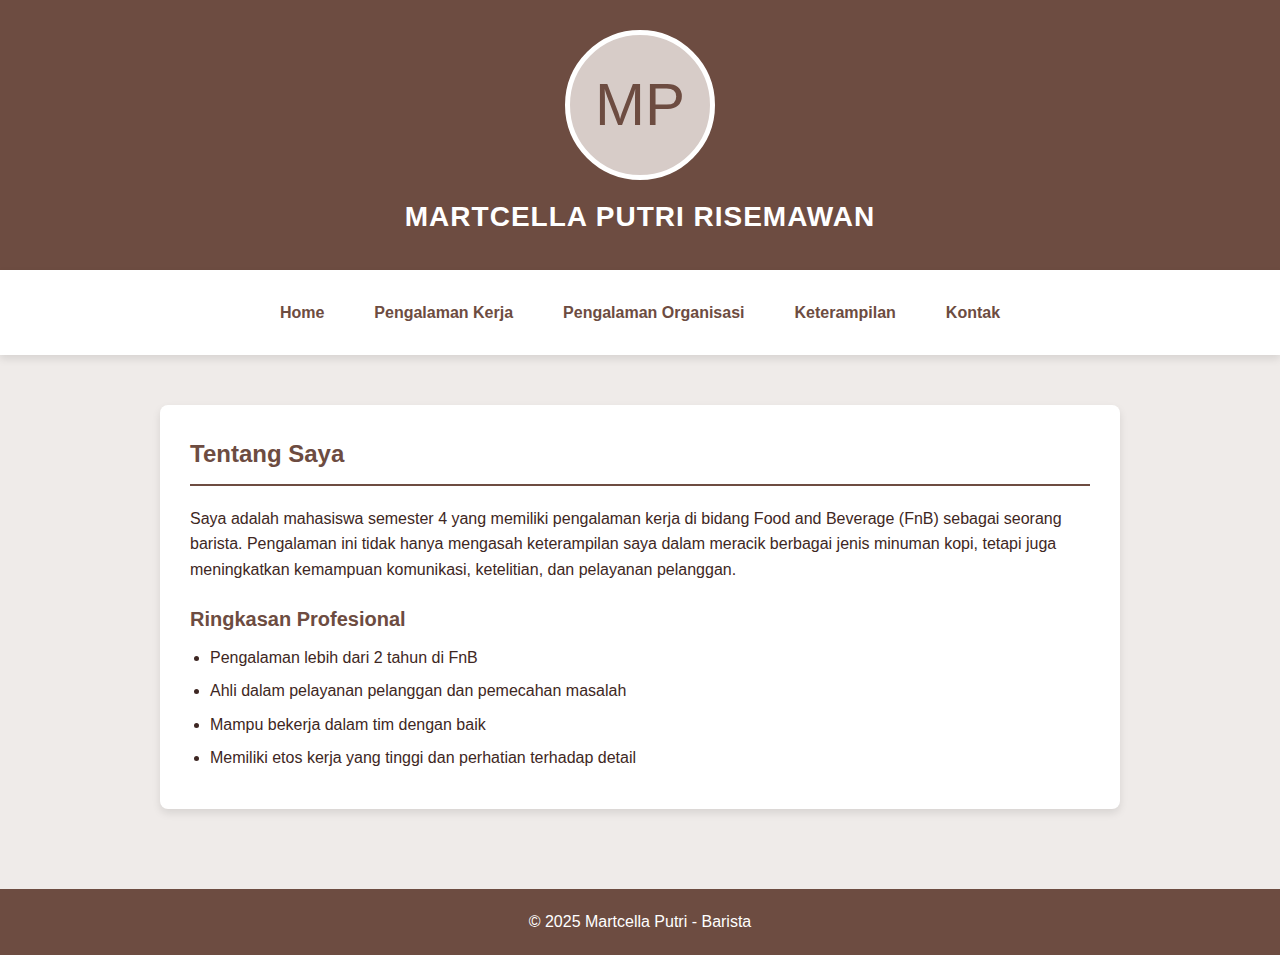
<file: index.html>
<!DOCTYPE html>
<html lang="id">
<head>
    <meta charset="UTF-8">
    <meta name="viewport" content="width=device-width, initial-scale=1.0">
    <title> - Martcella Putri Risemawan</title>
    <link rel="stylesheet" href="style.css">
    <link rel="stylesheet" href="https://cdnjs.cloudflare.com/ajax/libs/font-awesome/6.4.0/css/all.min.css">
</head>
<body>
    <header class="header">
        <div class="profile-img">MP</div>
        <h1 class="name">MARTCELLA PUTRI RISEMAWAN</h1>
    </header>

    <nav class="nav">
        <a href="index.html">Home</a>
        <a href="experience.html">Pengalaman Kerja</a>
        <a href="organization.html">Pengalaman Organisasi</a>
        <a href="skills.html">Keterampilan</a>
        <a href="contact.html">Kontak</a>
    </nav>

    <div class="container">
        <div class="content">
            <h2>Tentang Saya</h2>
            <p>Saya adalah mahasiswa semester 4 yang memiliki pengalaman kerja di bidang Food and Beverage (FnB) sebagai seorang barista. Pengalaman ini tidak hanya mengasah keterampilan saya dalam meracik berbagai jenis minuman kopi, tetapi juga meningkatkan kemampuan komunikasi, ketelitian, dan pelayanan pelanggan. </p>
            
            <h3>Ringkasan Profesional</h3>
            <ul>
                <li>Pengalaman lebih dari 2 tahun di FnB</li>
                <li>Ahli dalam pelayanan pelanggan dan pemecahan masalah</li>
                <li>Mampu bekerja dalam tim dengan baik</li>
                <li>Memiliki etos kerja yang tinggi dan perhatian terhadap detail</li>
            </ul>
        </div>
    </div>

    <footer class="footer">
        &copy; 2025 Martcella Putri - Barista
    </footer>
</body>
</html>
</file>
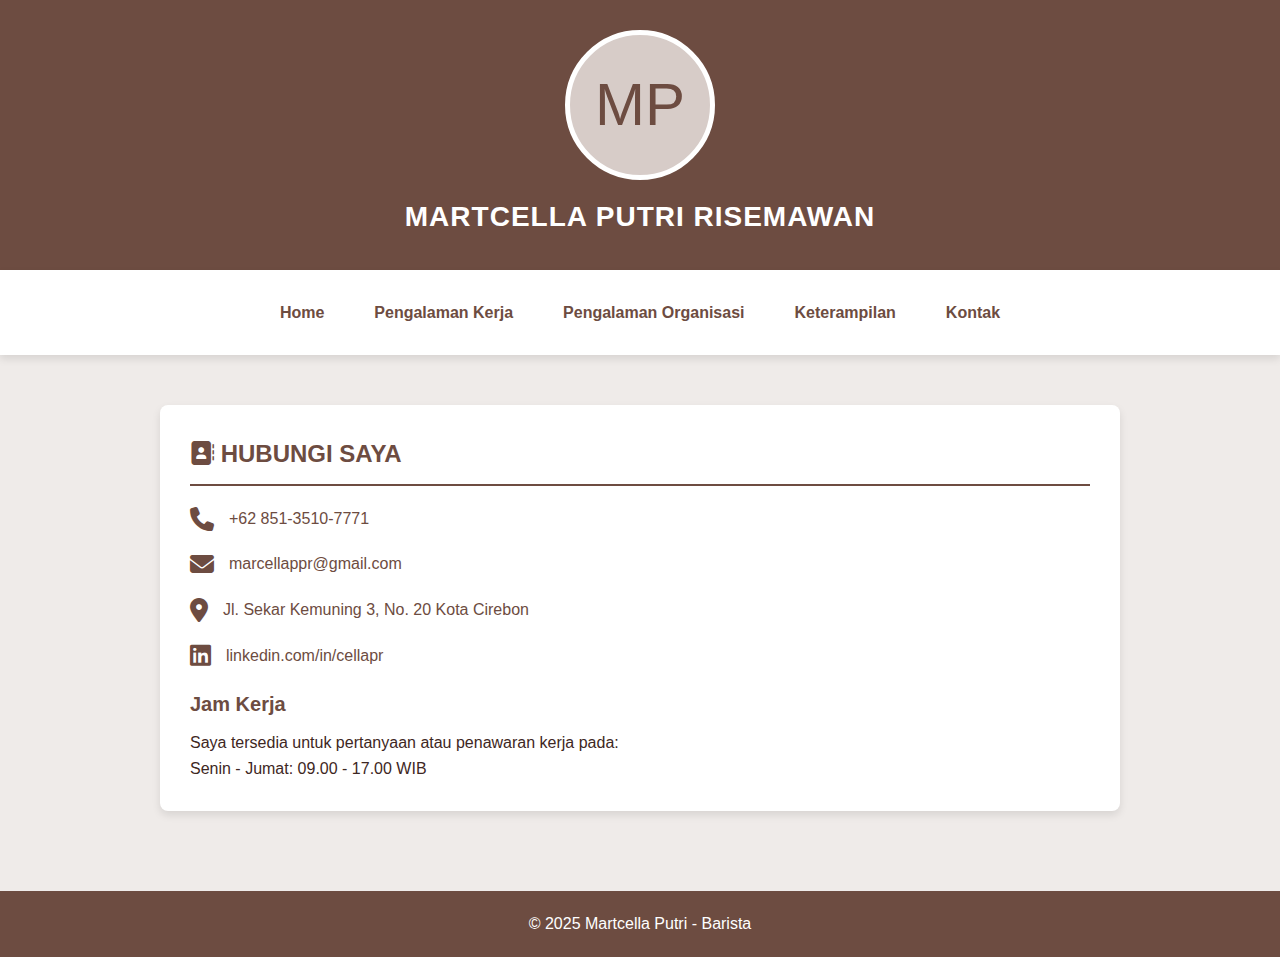
<file: contact.html>
<!DOCTYPE html>
<html lang="id">
<head>
    <meta charset="UTF-8">
    <meta name="viewport" content="width=device-width, initial-scale=1.0">
    <title>Kontak - Martcella Putri Risemawan</title>
    <link rel="stylesheet" href="style.css">
    <link rel="stylesheet" href="https://cdnjs.cloudflare.com/ajax/libs/font-awesome/6.4.0/css/all.min.css">
</head>
<body>
    <header class="header">
        <div class="profile-img">MP</div>
        <h1 class="name">MARTCELLA PUTRI RISEMAWAN</h1>
    </header>

    <nav class="nav">
        <a href="index.html">Home</a>
        <a href="experience.html">Pengalaman Kerja</a>
        <a href="organization.html">Pengalaman Organisasi</a>
        <a href="skills.html">Keterampilan</a>
        <a href="contact.html">Kontak</a>
    </nav>

    <div class="container">
        <div class="content">
            <h2><i class="fas fa-address-book"></i> HUBUNGI SAYA</h2>
            
            <div class="contact-info">
                <div class="contact-item">
                    <i class="fas fa-phone contact-icon"></i>
                    <a href="tel:+6281234567890" class="contact-link">+62 851-3510-7771</a>
                </div>
                
                <div class="contact-item">
                    <i class="fas fa-envelope contact-icon"></i>
                    <a href="mailto:cahaya.dewi@example.com" class="contact-link">marcellappr@gmail.com</a>
                </div>
                
                <div class="contact-item">
                    <i class="fas fa-map-marker-alt contact-icon"></i>
                    <a href="https://maps.google.com/?q=Jl.+Contoh+No.+123,+Jakarta" target="_blank" class="contact-link">
                        Jl. Sekar Kemuning 3, No. 20 Kota Cirebon
                    </a>
                </div>
                
                <div class="contact-item">
                    <i class="fab fa-linkedin contact-icon"></i>
                    <a href="https://linkedin.com/in/cahayadewi" target="_blank" class="contact-link">
                        linkedin.com/in/cellapr
                    </a>
                </div>
            </div>
            
            <h3>Jam Kerja</h3>
            <p>Saya tersedia untuk pertanyaan atau penawaran kerja pada:</p>
            <p>Senin - Jumat: 09.00 - 17.00 WIB</p>
        </div>
    </div>

    <footer class="footer">
        &copy; 2025 Martcella Putri - Barista
    </footer>
</body>
</html>
</file>
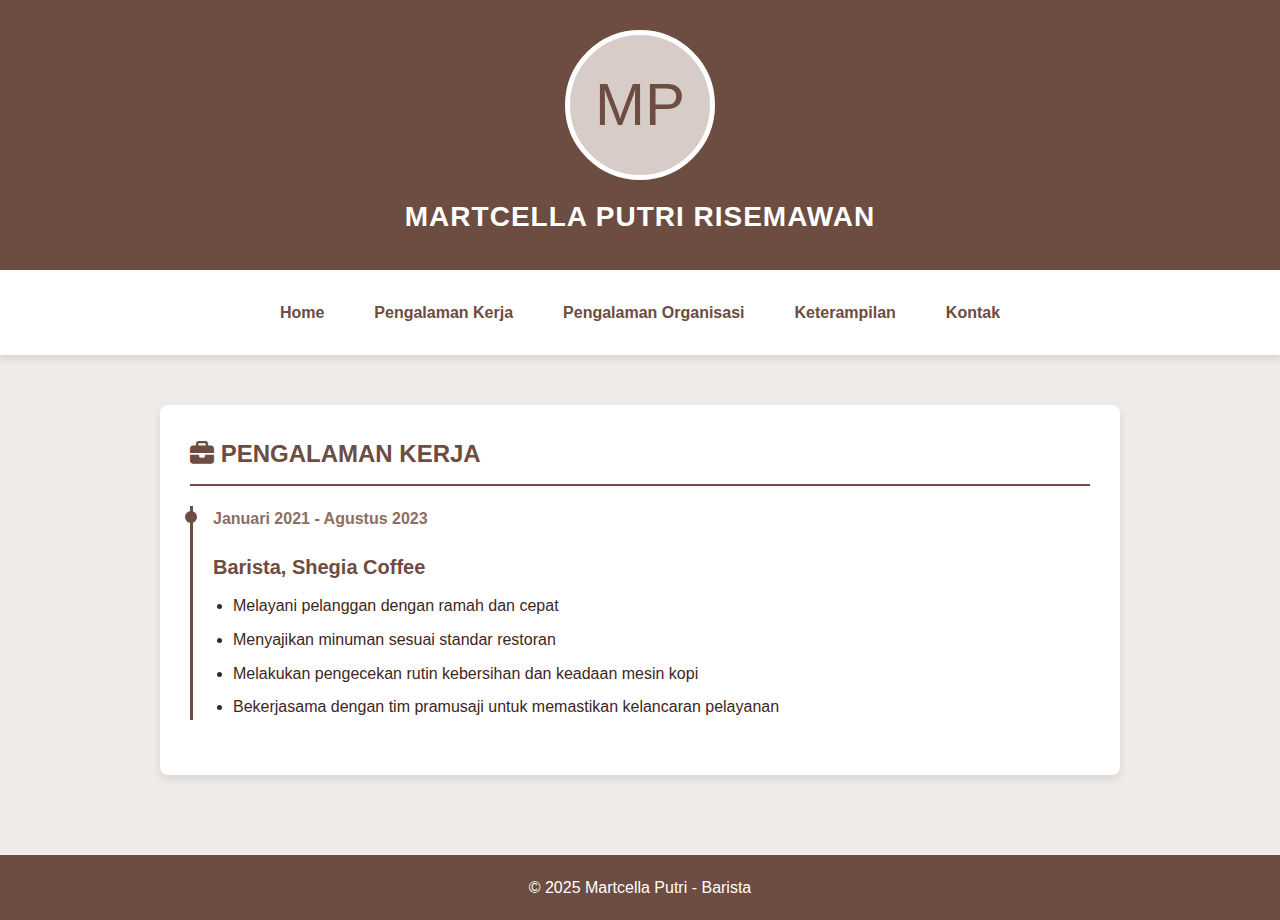
<file: experience.html>
<!DOCTYPE html>
<html lang="id">
<head>
    <meta charset="UTF-8">
    <meta name="viewport" content="width=device-width, initial-scale=1.0">
    <title>Pengalaman Kerja - Martcella Putri Risemawan </title>
    <link rel="stylesheet" href="style.css">
    <link rel="stylesheet" href="https://cdnjs.cloudflare.com/ajax/libs/font-awesome/6.4.0/css/all.min.css">
</head>
<body>
    <header class="header">
        <div class="profile-img">MP</div>
        <h1 class="name">MARTCELLA PUTRI RISEMAWAN</h1>
    </header>

    <nav class="nav">
        <a href="index.html">Home</a>
        <a href="experience.html">Pengalaman Kerja</a>
        <a href="organization.html">Pengalaman Organisasi</a>
        <a href="skills.html">Keterampilan</a>
        <a href="contact.html">Kontak</a>
    </nav>

    <div class="container">
        <div class="content">
            <h2><i class="fas fa-briefcase"></i> PENGALAMAN KERJA</h2>
            
            <div class="timeline-item">
                <div class="date">Januari 2021 - Agustus 2023</div>
                <h3>Barista, Shegia Coffee</h3>
                <ul>
                    <li>Melayani pelanggan dengan ramah dan cepat</li>
                    <li>Menyajikan minuman sesuai standar restoran</li>
                    <li>Melakukan pengecekan rutin kebersihan dan keadaan mesin kopi</li>
                    <li>Bekerjasama dengan tim pramusaji untuk memastikan kelancaran pelayanan</li>
                </ul>
            </div>
            
        </div>
    </div>

    <footer class="footer">
        &copy; 2025 Martcella Putri - Barista
    </footer>
</body>
</html>
</file>
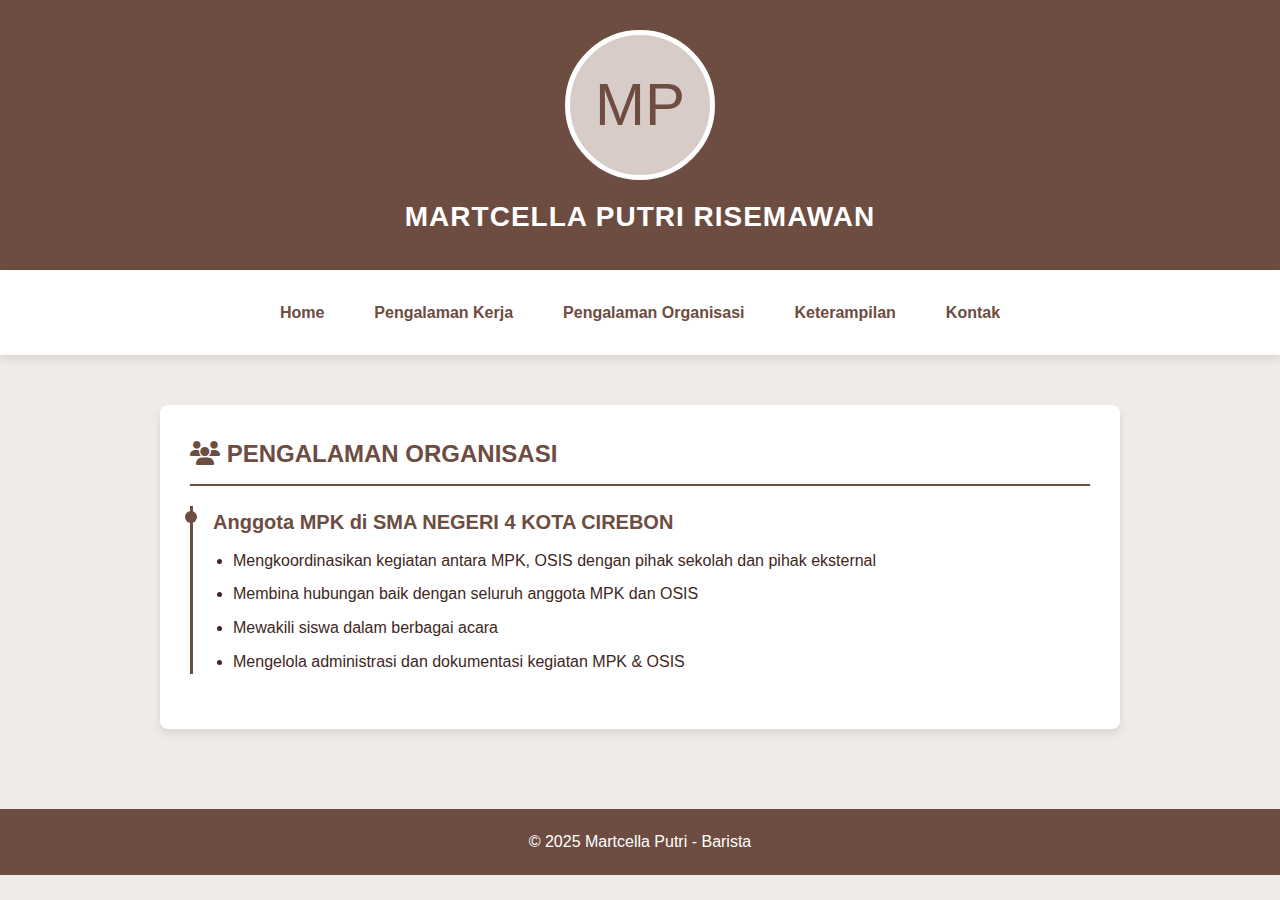
<file: organization.html>
<!DOCTYPE html>
<html lang="id">
<head>
    <meta charset="UTF-8">
    <meta name="viewport" content="width=device-width, initial-scale=1.0">
    <title>Organisasi - Martcella Putri Risemawan</title>
    <link rel="stylesheet" href="style.css">
    <link rel="stylesheet" href="https://cdnjs.cloudflare.com/ajax/libs/font-awesome/6.4.0/css/all.min.css">
</head>
<body>
    <header class="header">
        <div class="profile-img">MP</div>
        <h1 class="name">MARTCELLA PUTRI RISEMAWAN</h1>
    </header>

    <nav class="nav">
        <a href="index.html">Home</a>
        <a href="experience.html">Pengalaman Kerja</a>
        <a href="organization.html">Pengalaman Organisasi</a>
        <a href="skills.html">Keterampilan</a>
        <a href="contact.html">Kontak</a>
    </nav>

    <div class="container">
        <div class="content">
            <h2><i class="fas fa-users"></i> PENGALAMAN ORGANISASI</h2>
            
            <div class="timeline-item">
                <h3>Anggota MPK di SMA NEGERI 4 KOTA CIREBON</h3>
                <ul>
                    <li>Mengkoordinasikan kegiatan antara MPK, OSIS dengan pihak sekolah dan pihak eksternal</li>
                    <li>Membina hubungan baik dengan seluruh anggota MPK dan OSIS</li>
                    <li>Mewakili siswa dalam berbagai acara</li>
                    <li>Mengelola administrasi dan dokumentasi kegiatan MPK & OSIS</li>
                </ul>
            </div>
        </div>
    </div>

    <footer class="footer">
        &copy; 2025 Martcella Putri - Barista
    </footer>
</body>
</html>
</file>
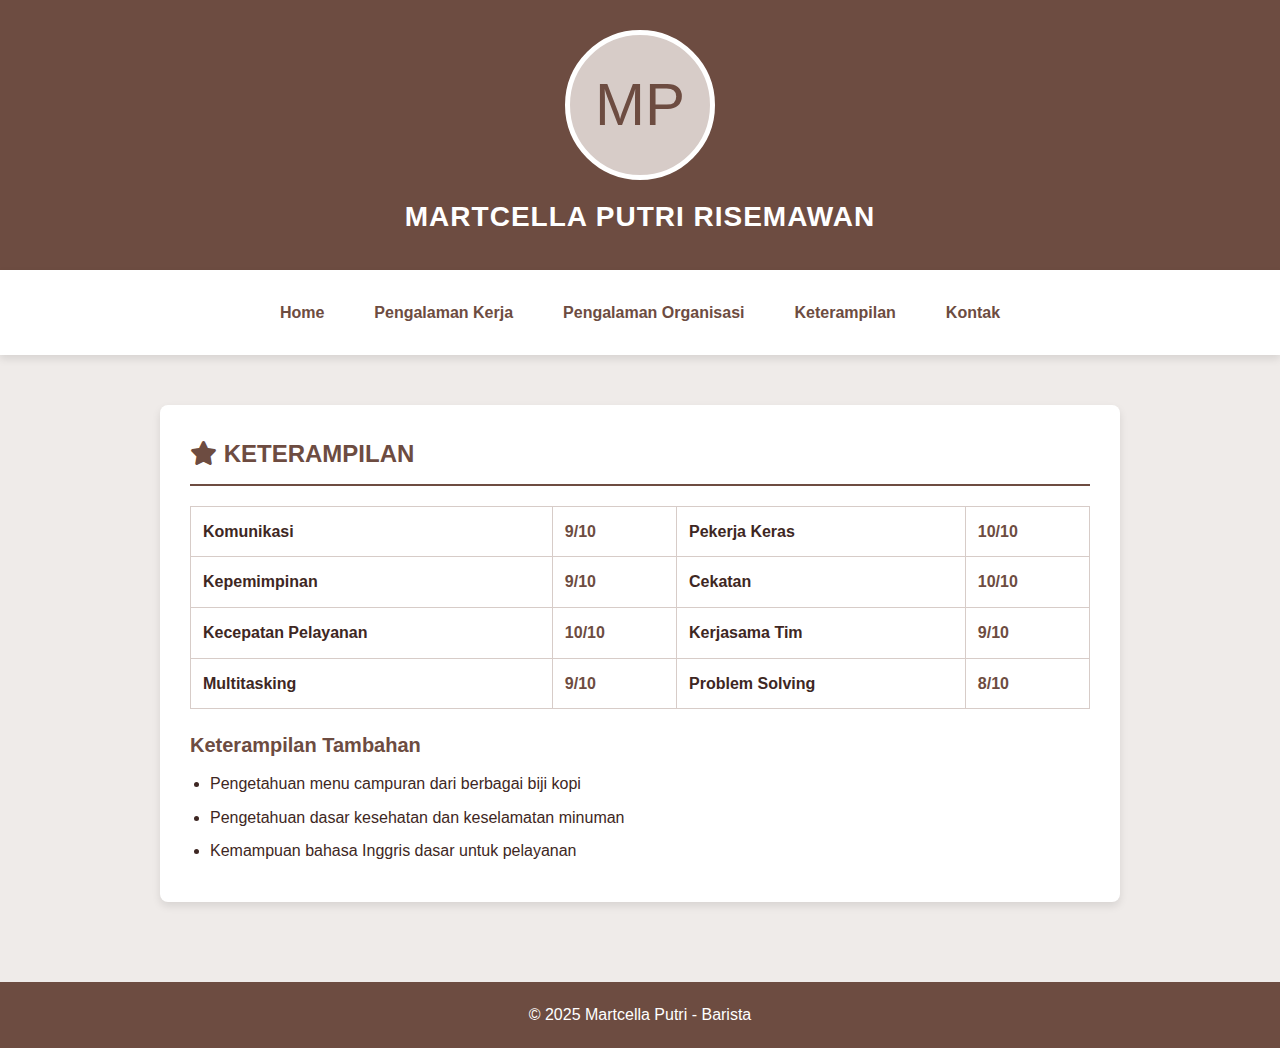
<file: skills.html>
<!DOCTYPE html>
<html lang="id">
<head>
    <meta charset="UTF-8">
    <meta name="viewport" content="width=device-width, initial-scale=1.0">
    <title>Keterampilan - MARTCELLA PUTRI RISEMAWAN</title>
    <link rel="stylesheet" href="style.css">
    <link rel="stylesheet" href="https://cdnjs.cloudflare.com/ajax/libs/font-awesome/6.4.0/css/all.min.css">
</head>
<body>
    <header class="header">
        <div class="profile-img">MP</div>
        <h1 class="name">MARTCELLA PUTRI RISEMAWAN</h1>
    </header>

    <nav class="nav">
        <a href="index.html">Home</a>
        <a href="experience.html">Pengalaman Kerja</a>
        <a href="organization.html">Pengalaman Organisasi</a>
        <a href="skills.html">Keterampilan</a>
        <a href="contact.html">Kontak</a>
    </nav>

    <div class="container">
        <div class="content">
            <h2><i class="fas fa-star"></i> KETERAMPILAN</h2>
            
            <table class="skills-table">
                <tr>
                    <td class="skill-name">Komunikasi</td>
                    <td class="skill-rating">9/10</td>
                    <td class="skill-name">Pekerja Keras</td>
                    <td class="skill-rating">10/10</td>
                </tr>
                <tr>
                    <td class="skill-name">Kepemimpinan</td>
                    <td class="skill-rating">9/10</td>
                    <td class="skill-name">Cekatan</td>
                    <td class="skill-rating">10/10</td>
                </tr>
                <tr>
                    <td class="skill-name">Kecepatan Pelayanan</td>
                    <td class="skill-rating">10/10</td>
                    <td class="skill-name">Kerjasama Tim</td>
                    <td class="skill-rating">9/10</td>
                </tr>
                <tr>
                    <td class="skill-name">Multitasking</td>
                    <td class="skill-rating">9/10</td>
                    <td class="skill-name">Problem Solving</td>
                    <td class="skill-rating">8/10</td>
                </tr>
            </table>
            
            <h3>Keterampilan Tambahan</h3>
            <ul>
                <li>Pengetahuan menu campuran dari berbagai biji kopi</li>
                <li>Pengetahuan dasar kesehatan dan keselamatan minuman</li>
                <li>Kemampuan bahasa Inggris dasar untuk pelayanan</li>
            </ul>
        </div>
    </div>

    <footer class="footer">
        &copy; 2025 Martcella Putri - Barista
    </footer>
</body>
</html>
</file>
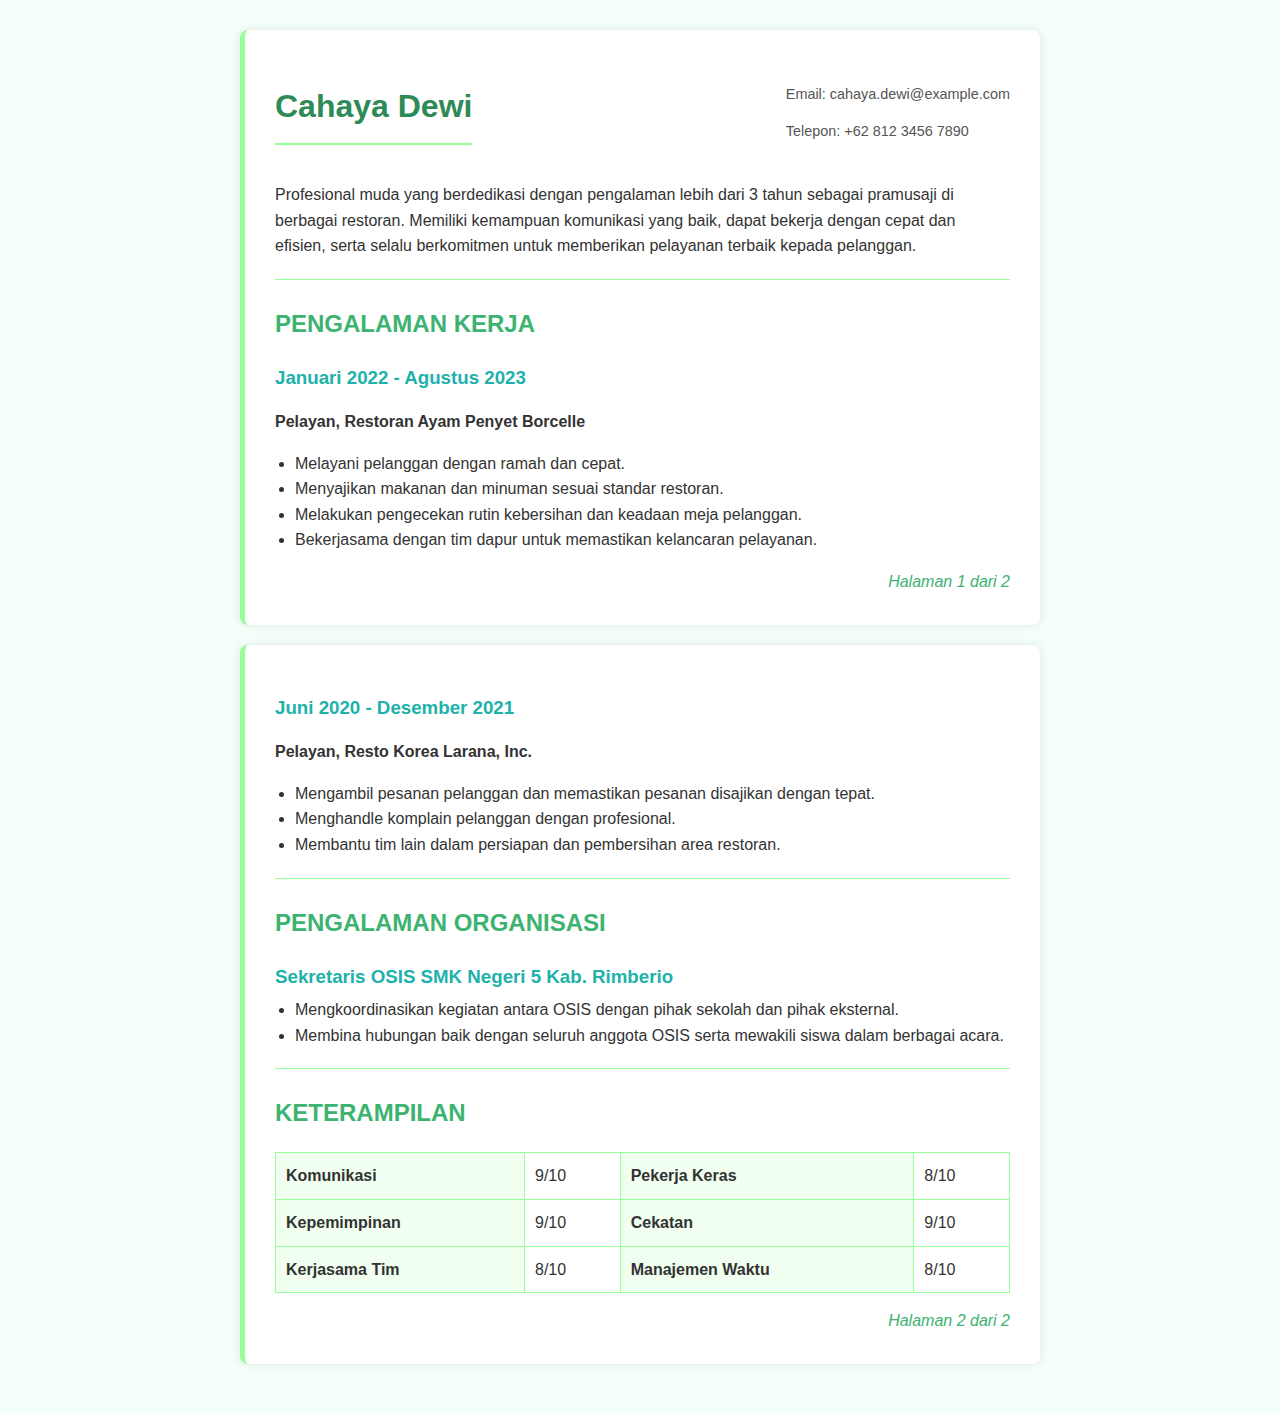
<file: uts.html>
<!DOCTYPE html>
<html lang="id">
<head>
    <meta charset="UTF-8">
    <meta name="viewport" content="width=device-width, initial-scale=1.0">
    <title>CV - Cahaya Dewi</title>
    <style>
        body {
            font-family: 'Segoe UI', Tahoma, Geneva, Verdana, sans-serif;
            line-height: 1.6;
            max-width: 800px;
            margin: 0 auto;
            padding: 30px;
            color: #333;
            background-color: #f5fffa;
        }
        .page {
            background-color: white;
            padding: 30px;
            margin-bottom: 20px;
            box-shadow: 0 0 10px rgba(0,0,0,0.1);
            border-radius: 8px;
            border-left: 5px solid #98ff98;
        }
        h1 {
            color: #2e8b57;
            border-bottom: 2px solid #98ff98;
            padding-bottom: 10px;
        }
        h2 {
            color: #3cb371;
            margin-top: 25px;
        }
        h3 {
            color: #20b2aa;
            margin-bottom: 5px;
        }
        .divider {
            border-top: 1px solid #98ff98;
            margin: 20px 0;
        }
        ul {
            margin-top: 5px;
            padding-left: 20px;
        }
        table {
            width: 100%;
            border-collapse: collapse;
            margin-top: 15px;
        }
        table, th, td {
            border: 1px solid #98ff98;
        }
        th, td {
            padding: 10px;
            text-align: left;
        }
        th {
            background-color: #f0fff0;
        }
        .page-number {
            text-align: right;
            color: #3cb371;
            font-style: italic;
            margin-top: 15px;
        }
        .header {
            display: flex;
            justify-content: space-between;
            align-items: center;
        }
        .contact-info {
            font-size: 0.9em;
            color: #555;
        }
    </style>
</head>
<body>
    <!-- Halaman 1: Profil dan Pengalaman Kerja -->
    <div class="page" id="page1">
        <div class="header">
            <h1>Cahaya Dewi</h1>
            <div class="contact-info">
                <p>Email: cahaya.dewi@example.com</p>
                <p>Telepon: +62 812 3456 7890</p>
            </div>
        </div>
        
        <p>Profesional muda yang berdedikasi dengan pengalaman lebih dari 3 tahun sebagai pramusaji di berbagai restoran. Memiliki kemampuan komunikasi yang baik, dapat bekerja dengan cepat dan efisien, serta selalu berkomitmen untuk memberikan pelayanan terbaik kepada pelanggan.</p>
        
        <div class="divider"></div>
        
        <h2>PENGALAMAN KERJA</h2>
        
        <h3>Januari 2022 - Agustus 2023</h3>
        <p><strong>Pelayan, Restoran Ayam Penyet Borcelle</strong></p>
        <ul>
            <li>Melayani pelanggan dengan ramah dan cepat.</li>
            <li>Menyajikan makanan dan minuman sesuai standar restoran.</li>
            <li>Melakukan pengecekan rutin kebersihan dan keadaan meja pelanggan.</li>
            <li>Bekerjasama dengan tim dapur untuk memastikan kelancaran pelayanan.</li>
        </ul>
        
        <div class="page-number">Halaman 1 dari 2</div>
    </div>

    <!-- Halaman 2: Lanjutan Pengalaman Kerja, Organisasi, dan Keterampilan -->
    <div class="page" id="page2">
        <h3>Juni 2020 - Desember 2021</h3>
        <p><strong>Pelayan, Resto Korea Larana, Inc.</strong></p>
        <ul>
            <li>Mengambil pesanan pelanggan dan memastikan pesanan disajikan dengan tepat.</li>
            <li>Menghandle komplain pelanggan dengan profesional.</li>
            <li>Membantu tim lain dalam persiapan dan pembersihan area restoran.</li>
        </ul>
        
        <div class="divider"></div>
        
        <h2>PENGALAMAN ORGANISASI</h2>
        
        <h3>Sekretaris OSIS SMK Negeri 5 Kab. Rimberio</h3>
        <ul>
            <li>Mengkoordinasikan kegiatan antara OSIS dengan pihak sekolah dan pihak eksternal.</li>
            <li>Membina hubungan baik dengan seluruh anggota OSIS serta mewakili siswa dalam berbagai acara.</li>
        </ul>
        
        <div class="divider"></div>
        
        <h2>KETERAMPILAN</h2>
        
        <table>
            <tr>
                <th>Komunikasi</th>
                <td>9/10</td>
                <th>Pekerja Keras</th>
                <td>8/10</td>
            </tr>
            <tr>
                <th>Kepemimpinan</th>
                <td>9/10</td>
                <th>Cekatan</th>
                <td>9/10</td>
            </tr>
            <tr>
                <th>Kerjasama Tim</th>
                <td>8/10</td>
                <th>Manajemen Waktu</th>
                <td>8/10</td>
            </tr>
        </table>
        
        <div class="page-number">Halaman 2 dari 2</div>
    </div>
</body>
</html>
</file>
<file: style.css>
:root {
    --primary-color: #6d4c41;
    --secondary-color: #efebe9;
    --text-color: #3e2723;
    --light-text: #8d6e63;
    --white: #ffffff;
    --shadow: 0 4px 8px rgba(0, 0, 0, 0.1);
    --transition: all 0.3s ease;
}

* {
    margin: 0;
    padding: 0;
    box-sizing: border-box;
    font-family: 'Segoe UI', Tahoma, Geneva, Verdana, sans-serif;
}

body {
    background-color: var(--secondary-color);
    color: var(--text-color);
    line-height: 1.6;
}

.container {
    max-width: 1000px;
    margin: 0 auto;
    padding: 20px;
}

.header {
    background-color: var(--primary-color);
    color: var(--white);
    padding: 30px 0;
    text-align: center;
    box-shadow: var(--shadow);
}

.profile-img {
    width: 150px;
    height: 150px;
    border-radius: 50%;
    object-fit: cover;
    border: 5px solid var(--white);
    margin: 0 auto 15px;
    display: block;
    background-color: #d7ccc8;
    color: var(--primary-color);
    font-size: 60px;
    text-align: center;
    line-height: 140px;
}

.name {
    font-size: 28px;
    font-weight: 700;
    letter-spacing: 1px;
}

.nav {
    display: flex;
    justify-content: center;
    background-color: var(--white);
    padding: 15px 0;
    margin-bottom: 30px;
    box-shadow: var(--shadow);
    flex-wrap: wrap;
}

.nav a {
    color: var(--primary-color);
    text-decoration: none;
    padding: 10px 20px;
    margin: 5px;
    font-weight: 600;
    border-radius: 5px;
    transition: var(--transition);
}

.nav a:hover {
    background-color: var(--primary-color);
    color: var(--white);
}

.content {
    background-color: var(--white);
    padding: 30px;
    border-radius: 8px;
    box-shadow: var(--shadow);
    margin-bottom: 30px;
}

h2 {
    font-size: 24px;
    color: var(--primary-color);
    margin-bottom: 20px;
    padding-bottom: 10px;
    border-bottom: 2px solid var(--primary-color);
}

h3 {
    font-size: 20px;
    color: var(--primary-color);
    margin: 20px 0 10px;
}

.timeline-item {
    margin-bottom: 25px;
    padding-left: 20px;
    border-left: 3px solid var(--primary-color);
    position: relative;
}

.timeline-item::before {
    content: '';
    position: absolute;
    left: -8px;
    top: 5px;
    width: 12px;
    height: 12px;
    border-radius: 50%;
    background-color: var(--primary-color);
}

.date {
    font-weight: 600;
    color: var(--light-text);
    margin-bottom: 5px;
}

ul {
    padding-left: 20px;
}

li {
    margin-bottom: 8px;
}

.skills-table {
    width: 100%;
    border-collapse: collapse;
    margin-top: 20px;
}

.skills-table td {
    padding: 12px;
    border: 1px solid #d7ccc8;
    vertical-align: middle;
}

.skill-name {
    font-weight: 600;
}

.skill-rating {
    color: var(--primary-color);
    font-weight: 600;
}

.contact-info {
    display: flex;
    flex-direction: column;
    gap: 20px;
    margin-top: 20px;
}

.contact-item {
    display: flex;
    align-items: center;
    gap: 15px;
}

.contact-icon {
    font-size: 24px;
    color: var(--primary-color);
}

.contact-link {
    color: var(--primary-color);
    text-decoration: none;
    transition: var(--transition);
}

.contact-link:hover {
    text-decoration: underline;
}

.footer {
    text-align: center;
    padding: 20px;
    background-color: var(--primary-color);
    color: var(--white);
    margin-top: 30px;
}

@media (max-width: 768px) {
    .nav {
        flex-direction: column;
        align-items: center;
    }
    
    .nav a {
        width: 90%;
        text-align: center;
    }
    
    .container {
        padding: 10px;
    }
    
    .content {
        padding: 20px;
    }
}
</file>
